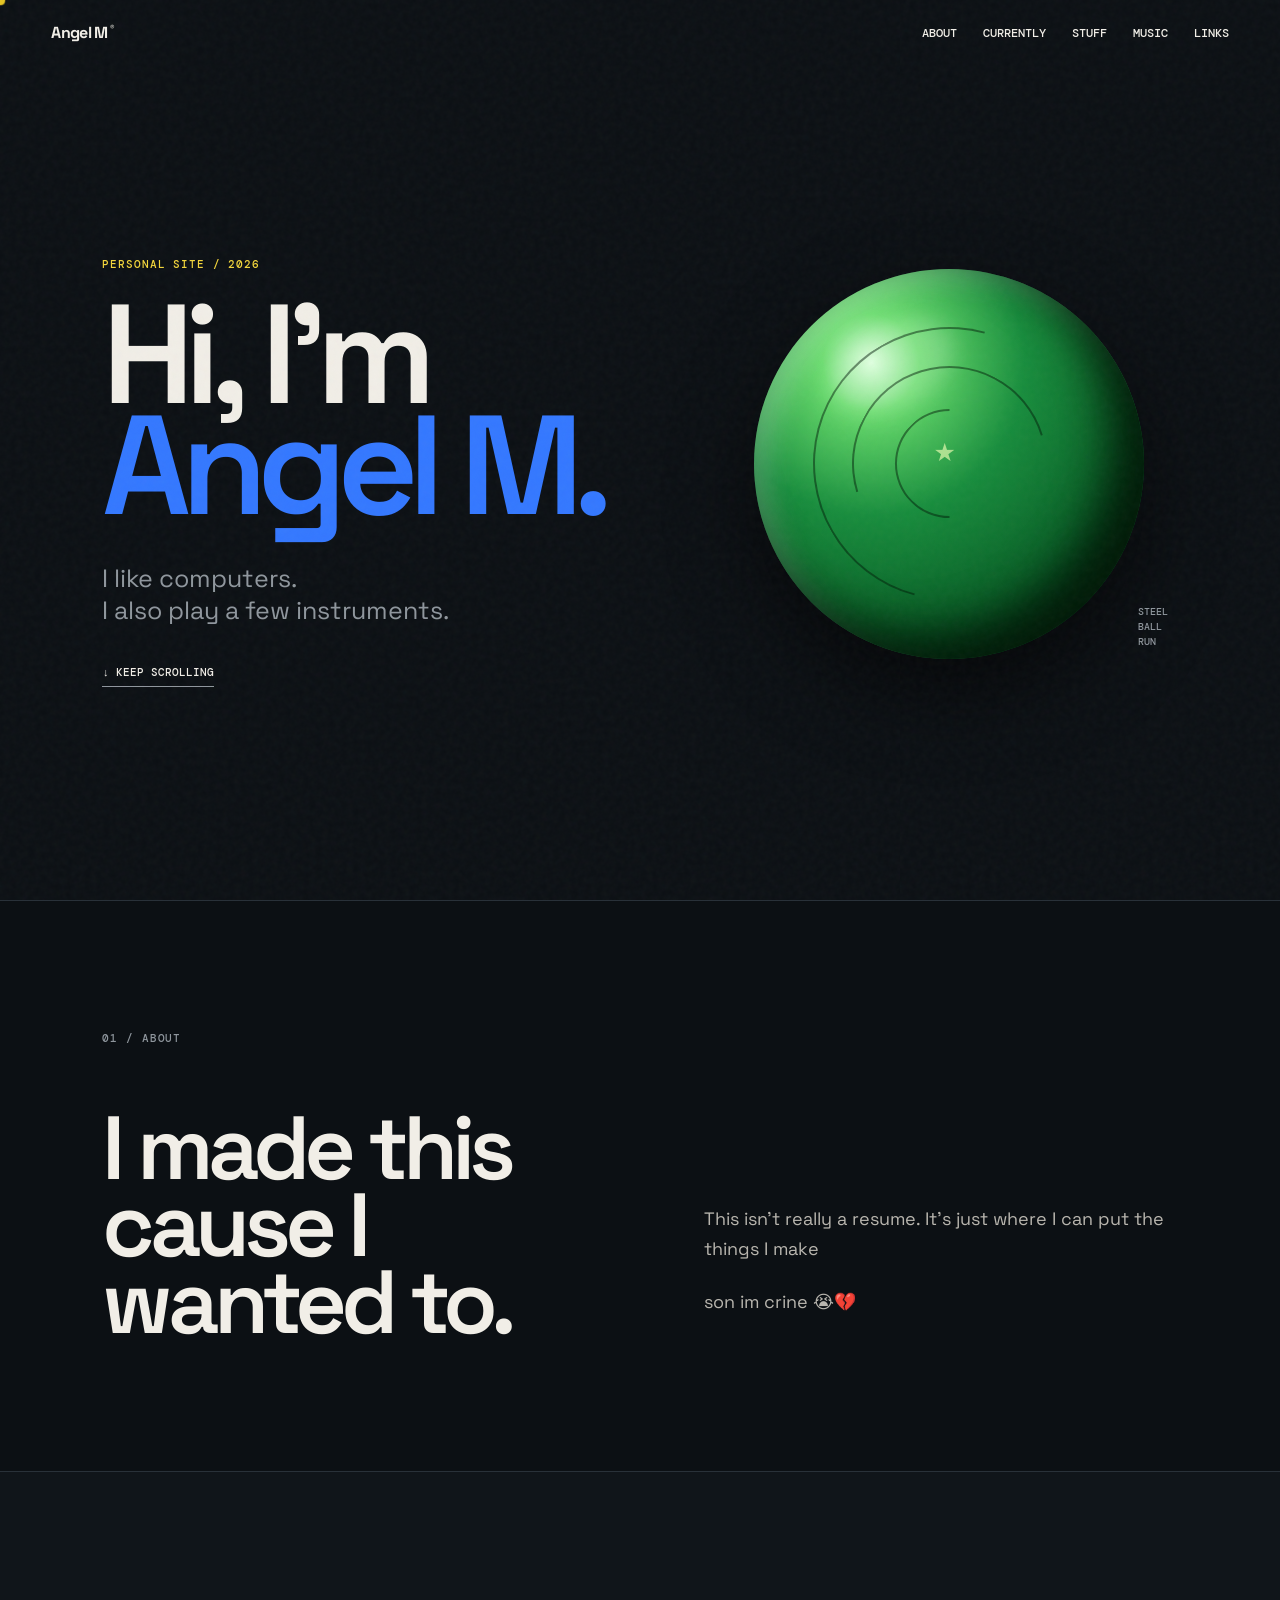
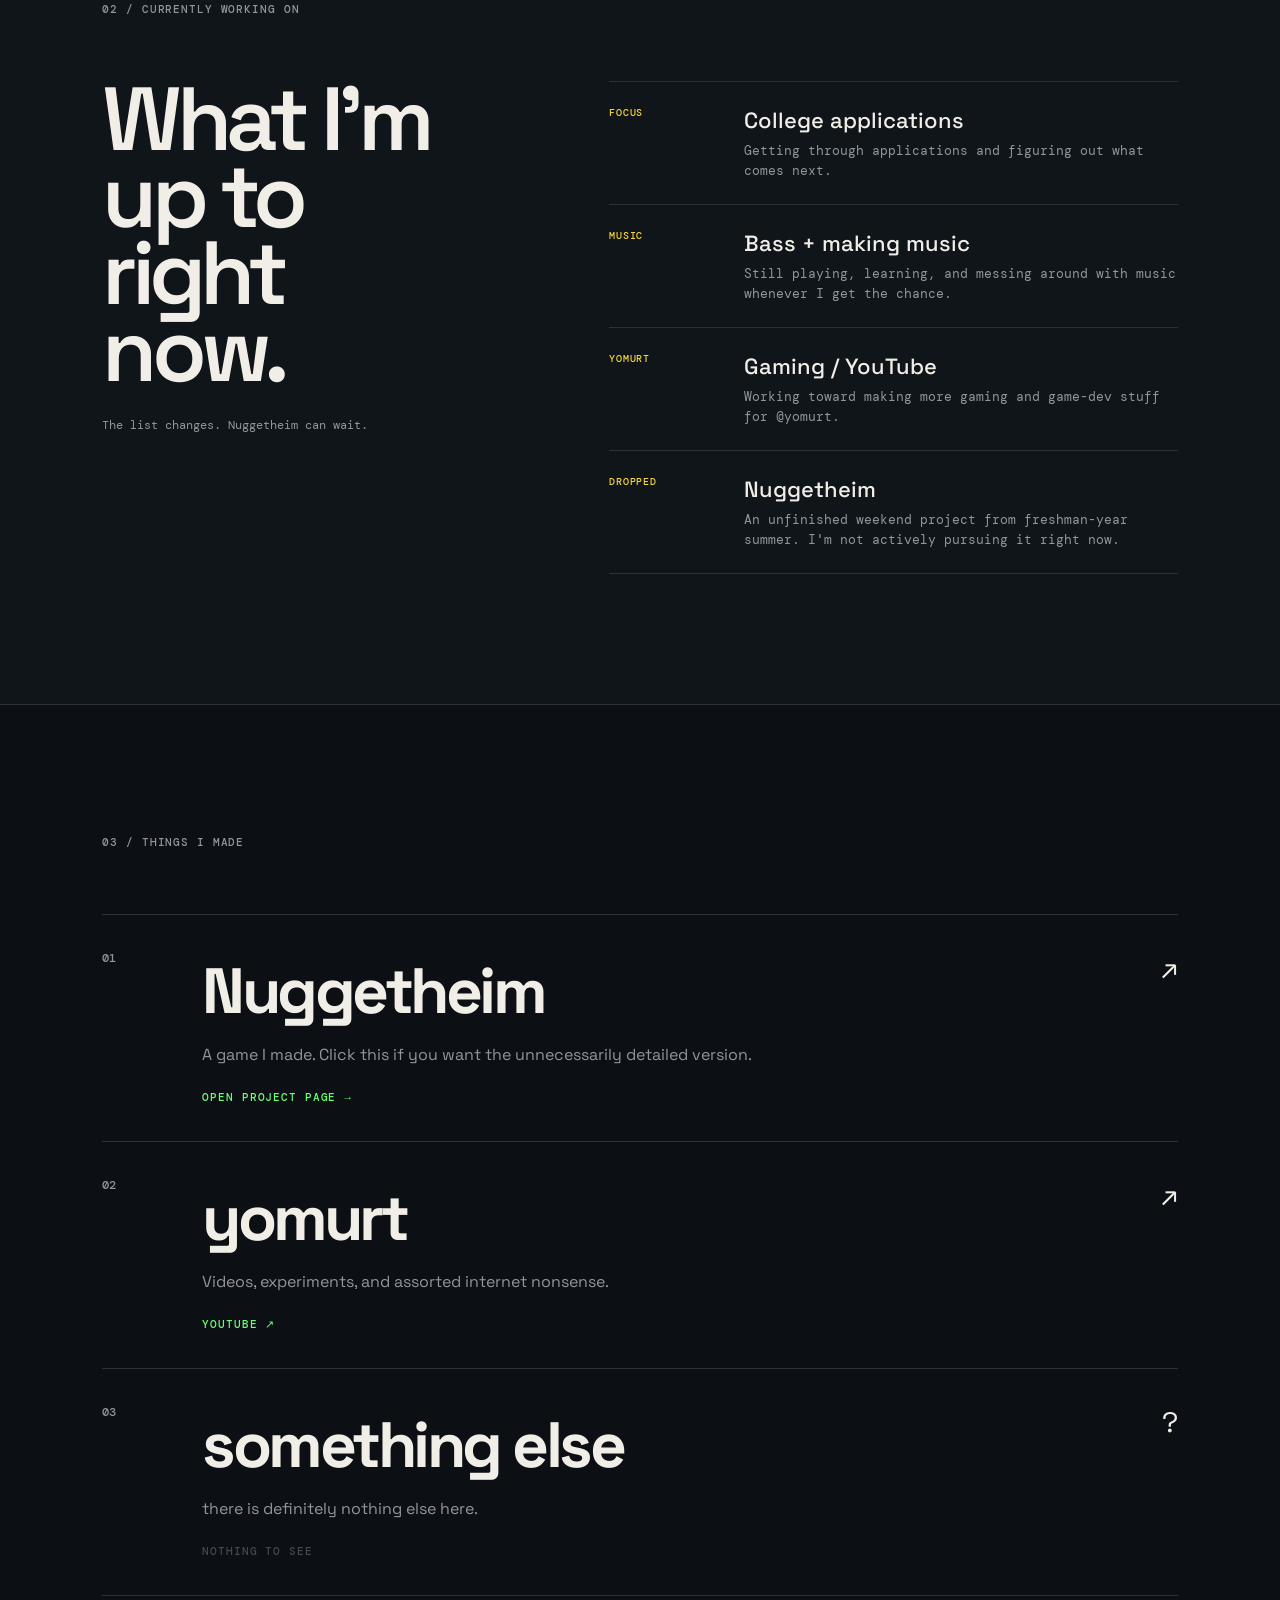
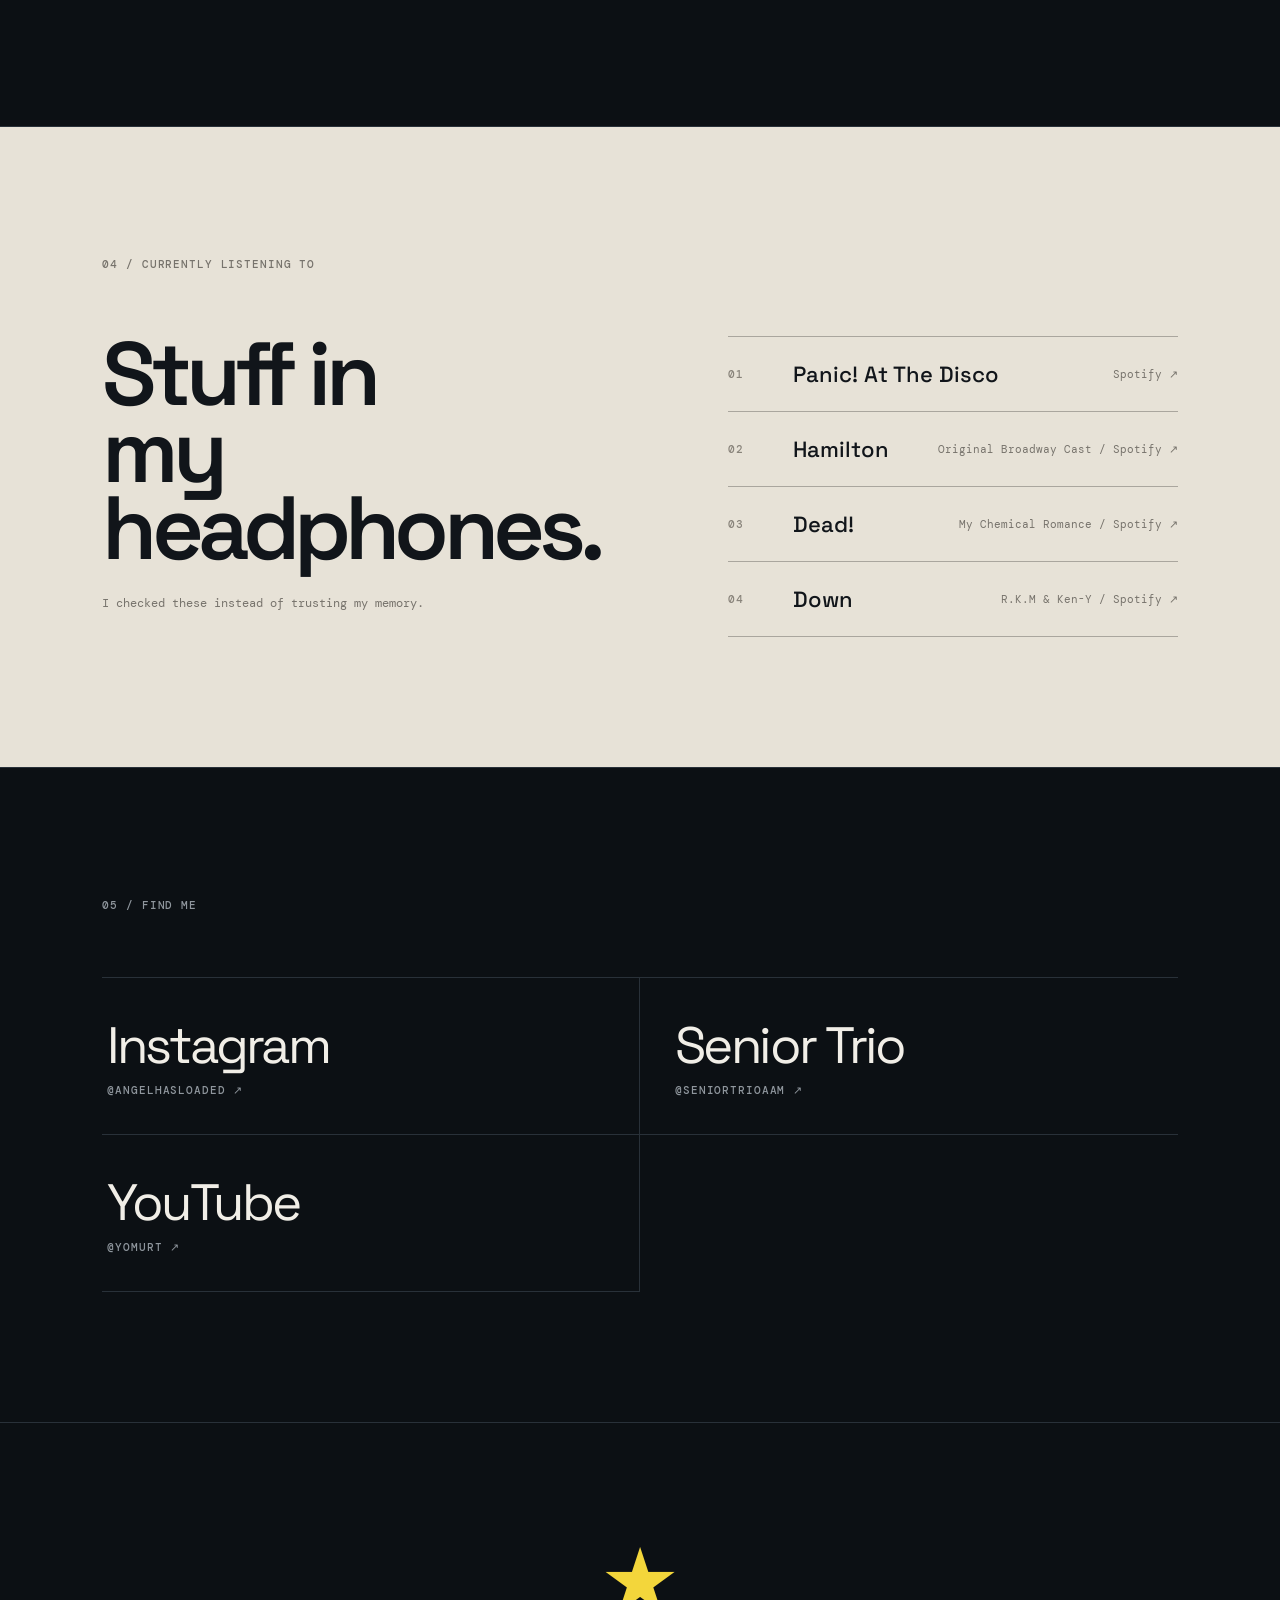
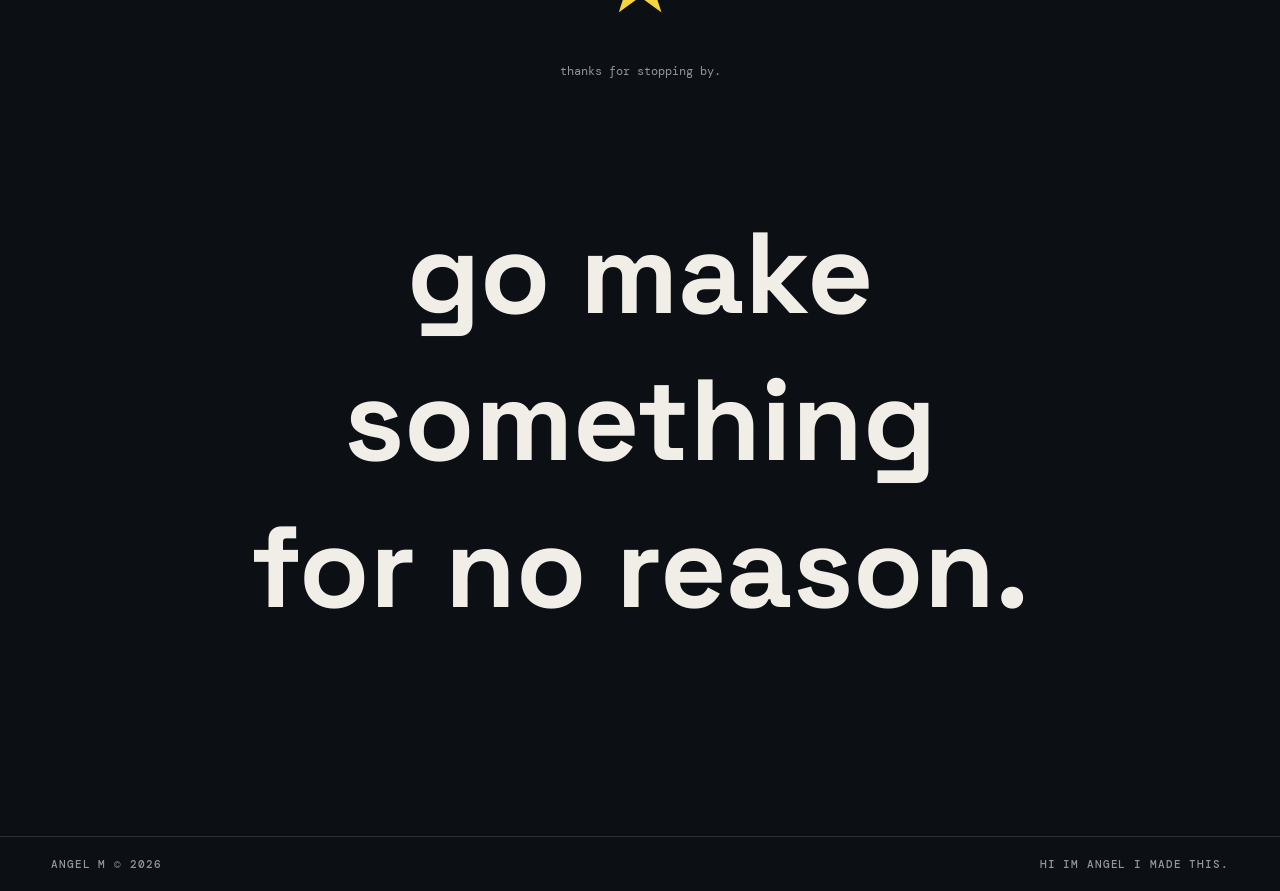
<file: index.html>
<!DOCTYPE html>
<html lang="en">
<head>
<meta charset="UTF-8">
<meta name="viewport" content="width=device-width,initial-scale=1">
<title>Angel M — I made this for fun.</title>
<link rel="preconnect" href="https://fonts.googleapis.com">
<link rel="preconnect" href="https://fonts.gstatic.com" crossorigin>
<link href="https://fonts.googleapis.com/css2?family=DM+Mono:wght@400;500&family=Space+Grotesk:wght@400;500;600;700&display=swap" rel="stylesheet">
<link rel="stylesheet" href="style.css">
<link rel="icon" type="image/svg+xml" href="favicon.svg">
<meta name="description" content="Angel M — a personal corner of the internet for games, music, projects, and whatever I feel like making.">
<meta property="og:title" content="Angel M — I made this cause I wanted to.">
<meta property="og:description" content="Games, music, projects, and assorted internet nonsense.">
</head>
<body>
<div id="loader"><div class="loader-ball"><span>★</span></div><div class="loader-text"><span>ANGEL M</span><span id="load-status">loading something...</span></div><div class="load-line"><i></i></div></div>

<div class="grain"></div>
<div class="cursor-ball"></div>

<header class="nav">
<a class="logo" href="#top">Angel M<span>®</span></a>
<nav><a href="#about">about</a><a href="#currently">currently</a><a href="#projects">stuff</a><a href="#music">music</a><a href="#links">links</a></nav>
</header>

<main id="top">
<section class="hero">
<div>
<p class="eyebrow">PERSONAL SITE / 2026</p>
<h1>Hi, I'm<br><span>Angel M.</span></h1>
<p class="tagline">I like computers. <br>I also play a few instruments.</p>
<a class="scroll-link" href="#about">↓ keep scrolling</a>
</div>
<div class="ball-wrap">
<div class="steel-ball"><div class="ball-highlight"></div><div class="ball-groove g1"></div><div class="ball-groove g2"></div><div class="ball-groove g3"></div><div class="ball-star">★</div></div>
<span class="ball-label">STEEL<br>BALL<br>RUN</span>
</div>
</section>

<section class="section" id="about">
<div class="section-label">01 / ABOUT</div>
<div class="intro-content">
<h2>I made this<br>cause I wanted to.</h2>
<div class="intro-text">
<p>This isn't really a resume. It's just where I can put the things I make</p>
<p>son im crine 😭💔</p>
</div>
</div>
</section>

<section class="section currently" id="currently">
<div class="section-label">02 / CURRENTLY WORKING ON</div>
<div class="currently-grid">
<div>
<h2>What I'm<br>up to right now.</h2>
<p class="currently-note">The list changes. Nuggetheim can wait.</p>
</div>
<div class="status-list">
<div class="status"><span>FOCUS</span><strong>College applications</strong><em>Getting through applications and figuring out what comes next.</em></div>
<div class="status"><span>MUSIC</span><strong>Bass + making music</strong><em>Still playing, learning, and messing around with music whenever I get the chance.</em></div>
<div class="status"><span>YOMURT</span><strong>Gaming / YouTube</strong><em>Working toward making more gaming and game-dev stuff for @yomurt.</em></div>
<div class="status"><span>DROPPED</span><strong>Nuggetheim</strong><em>An unfinished weekend project from freshman-year summer. I'm not actively pursuing it right now.</em></div>
</div>
</div>
</section>

<section class="section projects" id="projects">
<div class="section-label">03 / THINGS I MADE</div>
<div class="project-list">
<a class="project featured" href="nuggetheim.html">
<div class="project-number">01</div><div class="project-main"><h3>Nuggetheim</h3><p>A game I made. Click this if you want the unnecessarily detailed version.</p><span>OPEN PROJECT PAGE →</span></div><div class="project-arrow">↗</div>
</a>
<a class="project" href="https://www.youtube.com/@yomurt" target="_blank" rel="noopener">
<div class="project-number">02</div><div class="project-main"><h3>yomurt</h3><p>Videos, experiments, and assorted internet nonsense.</p><span>YOUTUBE ↗</span></div><div class="project-arrow">↗</div>
</a>
<div class="project almost" id="almost">
<div class="project-number">03</div><div class="project-main"><h3>something else</h3><p>there is definitely nothing else here.</p><span>NOTHING TO SEE</span></div><div class="project-arrow">?</div>
</div>
</div>
</section>

<section class="section music" id="music">
<div class="section-label">04 / CURRENTLY LISTENING TO</div>
<div class="music-layout">
<div><h2>Stuff in<br>my headphones.</h2><p class="music-note">I checked these instead of trusting my memory.</p></div>
<div class="tracks">
<a class="track" href="https://open.spotify.com/artist/20JZFwl6HVl6yg8a4H3ZqK" target="_blank" rel="noopener"><span>01</span><strong>Panic! At The Disco</strong><em>Spotify ↗</em></a>
<a class="track" href="https://open.spotify.com/album/1kCHru7uhxBUdzkm4gzRQc" target="_blank" rel="noopener"><span>02</span><strong>Hamilton</strong><em>Original Broadway Cast / Spotify ↗</em></a>
<a class="track" href="https://open.spotify.com/track/4GtQnksfHyX2gyqSeacZiK" target="_blank" rel="noopener"><span>03</span><strong>Dead!</strong><em>My Chemical Romance / Spotify ↗</em></a>
<a class="track" href="https://open.spotify.com/track/09QZbXkrHRww7Epv7qSnL0" target="_blank" rel="noopener"><span>04</span><strong>Down</strong><em>R.K.M &amp; Ken-Y / Spotify ↗</em></a>
</div>
</div>
</section>

<section class="section links" id="links">
<div class="section-label">05 / FIND ME</div>
<div class="link-grid">
<a href="https://www.instagram.com/angelhasloaded" target="_blank" rel="noopener"><span>Instagram</span><small>@angelhasloaded ↗</small></a>
<a href="https://www.instagram.com/seniortrioaam" target="_blank" rel="noopener"><span>Senior Trio</span><small>@seniortrioaam ↗</small></a>
<a href="https://www.youtube.com/@yomurt" target="_blank" rel="noopener"><span>YouTube</span><small>@yomurt ↗</small></a>
</div>
</section>

<section class="end"><div class="end-ball">★</div><p>thanks for stopping by.</p><h2>go make something<br>for no reason.</h2></section>
</main>

<footer><span>ANGEL M © 2026</span><span>Hi im Angel i made this.</span></footer>
<script src="script.js"></script>
</body>
</html>
</file>
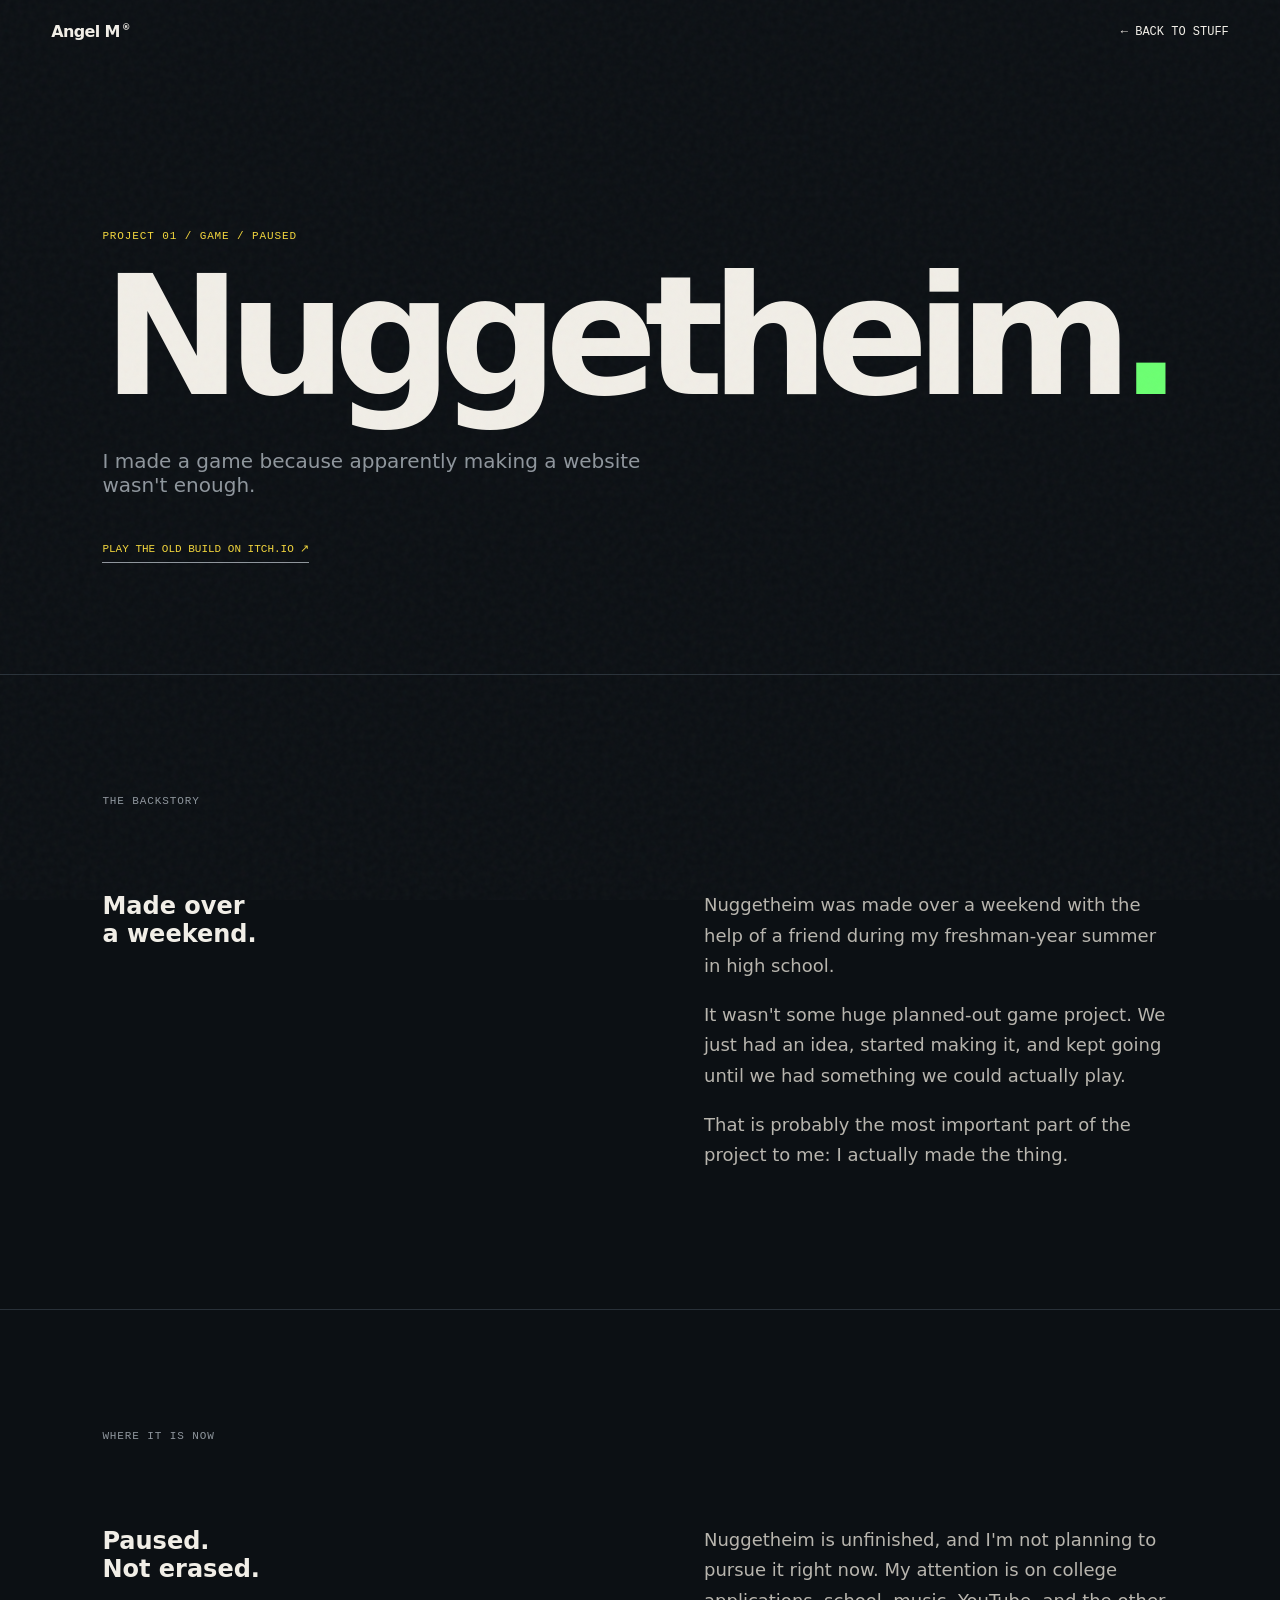
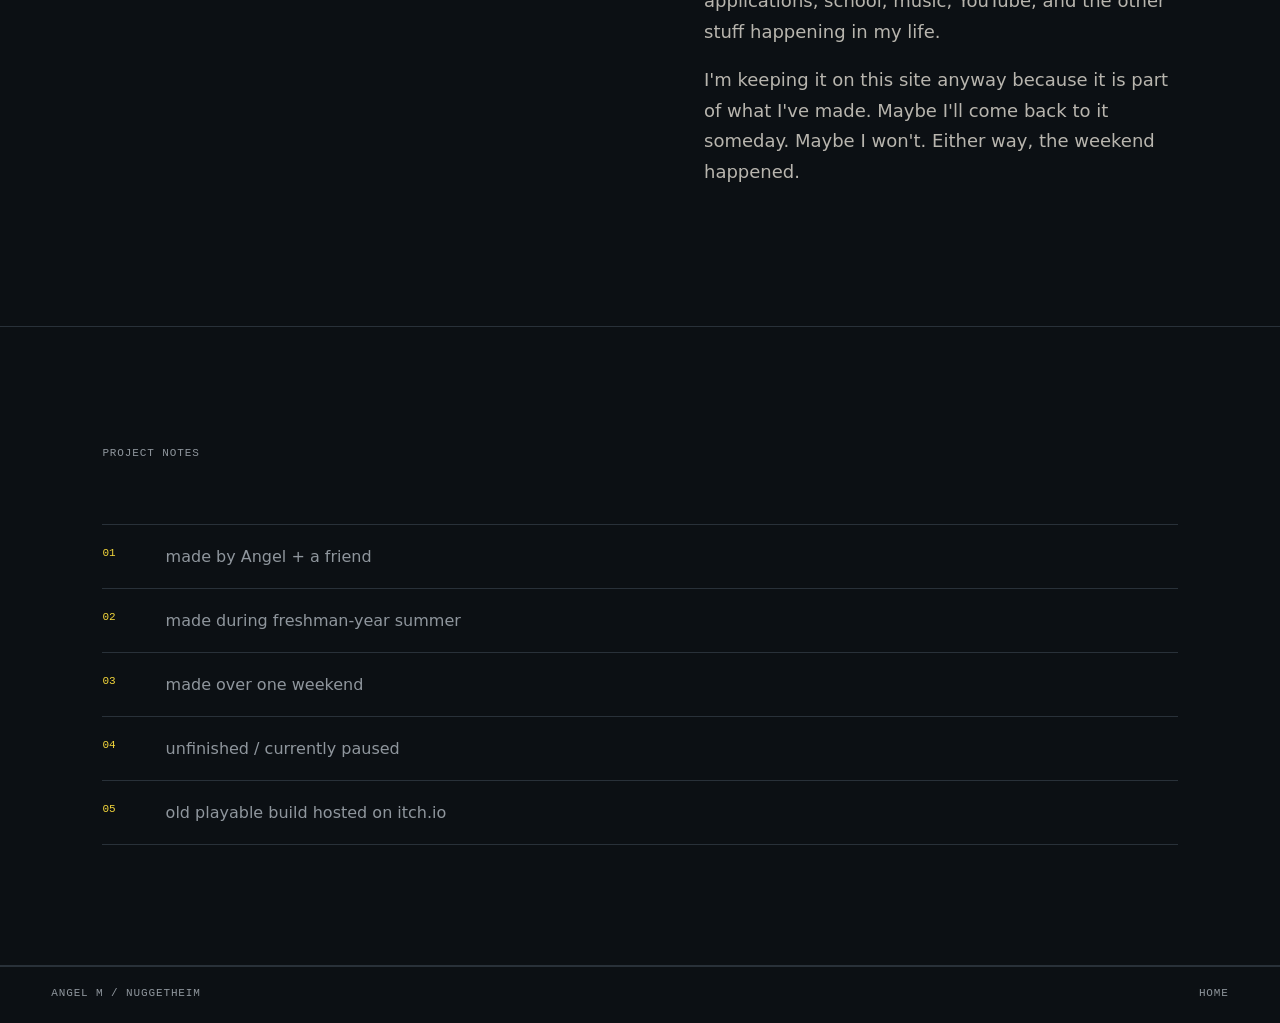
<file: nuggetheim.html>
<!DOCTYPE html>
<html lang="en">
<head>
<meta charset="UTF-8"><meta name="viewport" content="width=device-width,initial-scale=1">
<title>Nuggetheim — Angel M</title><link rel="icon" type="image/svg+xml" href="../favicon.svg"><link rel="stylesheet" href="../style.css">
<meta name="description" content="Nuggetheim — an unfinished game Angel made over a weekend with a friend during his freshman-year summer in high school.">
</head>
<body class="project-page">
<div class="grain"></div>
<header class="nav"><a class="logo" href="../index.html">Angel M<span>®</span></a><nav><a href="../index.html#projects">← back to stuff</a></nav></header>
<main>
<section class="project-hero">
<p class="eyebrow">PROJECT 01 / GAME / PAUSED</p>
<h1>Nuggetheim<span>.</span></h1>
<p class="project-sub">I made a game because apparently making a website wasn't enough.</p>
<a class="big-link" href="https://yomurt.itch.io/nuggetheim" target="_blank" rel="noopener">PLAY THE OLD BUILD ON ITCH.IO ↗</a>
</section>
<section class="project-body">
<div class="section-label">THE BACKSTORY</div>
<div class="project-columns">
<h2>Made over<br>a weekend.</h2>
<div><p>Nuggetheim was made over a weekend with the help of a friend during my freshman-year summer in high school.</p><p>It wasn't some huge planned-out game project. We just had an idea, started making it, and kept going until we had something we could actually play.</p><p>That is probably the most important part of the project to me: I actually made the thing.</p></div>
</div>
</section>
<section class="project-body">
<div class="section-label">WHERE IT IS NOW</div>
<div class="project-columns">
<h2>Paused.<br>Not erased.</h2>
<div><p>Nuggetheim is unfinished, and I'm not planning to pursue it right now. My attention is on college applications, school, music, YouTube, and the other stuff happening in my life.</p><p>I'm keeping it on this site anyway because it is part of what I've made. Maybe I'll come back to it someday. Maybe I won't. Either way, the weekend happened.</p></div>
</div>
</section>
<section class="project-body">
<div class="section-label">PROJECT NOTES</div>
<div class="notes"><div><b>01</b><span>made by Angel + a friend</span></div><div><b>02</b><span>made during freshman-year summer</span></div><div><b>03</b><span>made over one weekend</span></div><div><b>04</b><span>unfinished / currently paused</span></div><div><b>05</b><span>old playable build hosted on itch.io</span></div></div>
</section>
</main>
<footer><span>ANGEL M / NUGGETHEIM</span><span><a href="../index.html">HOME</a></span></footer>
</body></html>
</file>
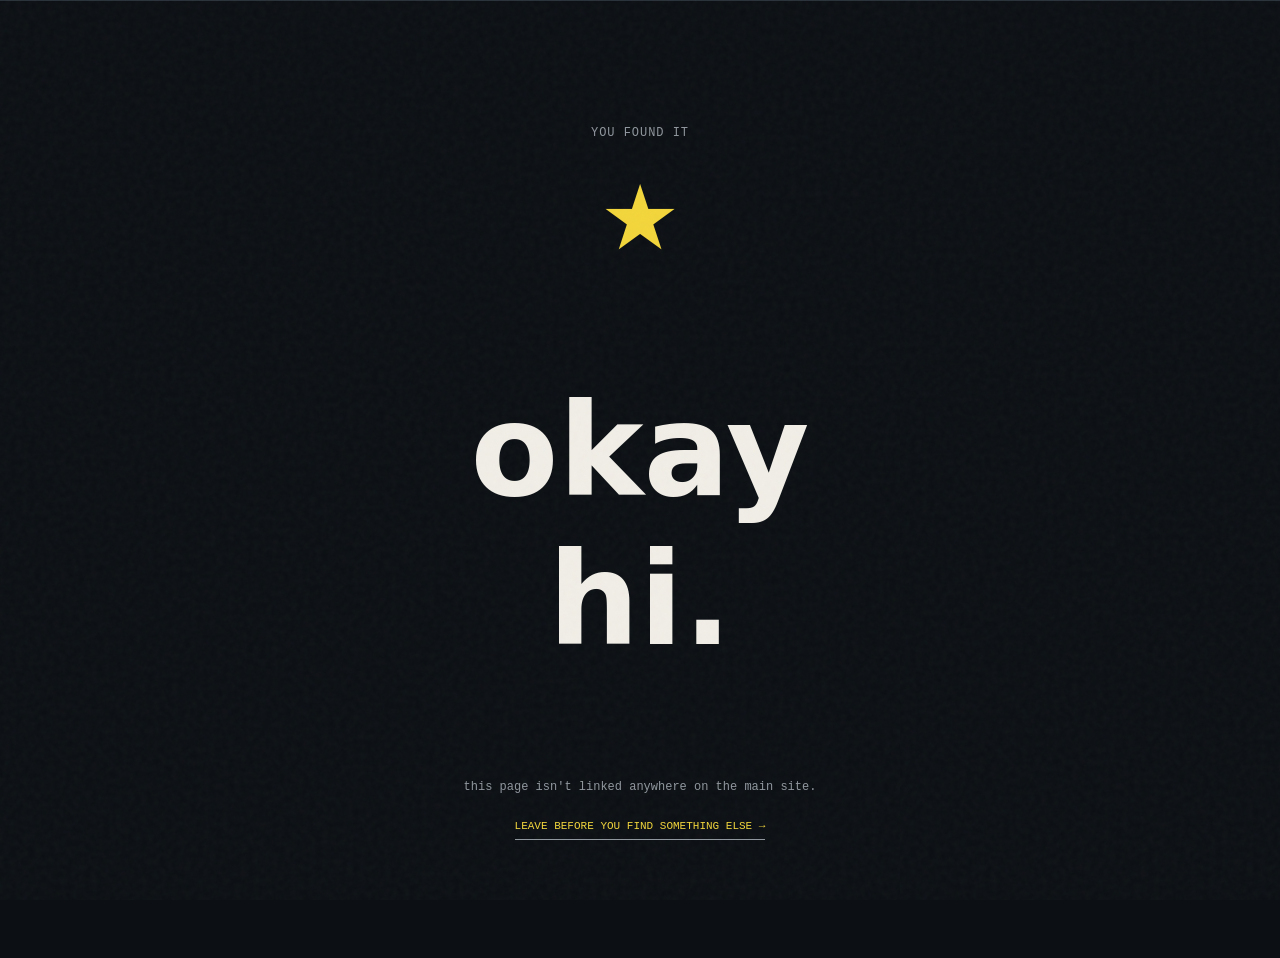
<file: quiet.html>
<!DOCTYPE html>
<html><head><meta charset="UTF-8"><title>...</title><link rel="stylesheet" href="../style.css"></head>
<body>
<div class="grain"></div>
<main class="end" style="min-height:100vh">
<div>
<p class="eyebrow">YOU FOUND IT</p>
<div class="end-ball">★</div>
<h2 style="font-size:clamp(50px,10vw,140px)">okay<br>hi.</h2>
<p>this page isn't linked anywhere on the main site.</p>
<p><a class="big-link" href="../index.html">leave before you find something else →</a></p>
</div>
</main>
</body></html>
</file>
<file: style.css>
*{box-sizing:border-box} :root{--bg:#0c1014;--text:#f1eee7;--muted:#8f969d;--line:#293139;--blue:#3478ff;--yellow:#f3d63b;--green:#6cff72;--paper:#e7e2d7;--ink:#11151a}html{scroll-behavior:smooth}body{margin:0;background:var(--bg);color:var(--text);font-family:"Space Grotesk",system-ui,sans-serif;overflow-x:hidden}a{color:inherit;text-decoration:none}.grain{position:fixed;inset:0;pointer-events:none;opacity:.045;z-index:20;background-image:url("data:image/svg+xml,%3Csvg viewBox='0 0 160 160' xmlns='http://www.w3.org/2000/svg'%3E%3Cfilter id='n'%3E%3CfeTurbulence type='fractalNoise' baseFrequency='.9' numOctaves='3' stitchTiles='stitch'/%3E%3C/filter%3E%3Crect width='100%25' height='100%25' filter='url(%23n)' opacity='.8'/%3E%3C/svg%3E")}.cursor-ball{position:fixed;width:11px;height:11px;border-radius:50%;background:var(--yellow);pointer-events:none;z-index:50;transform:translate(-50%,-50%);mix-blend-mode:difference;transition:.2s}.nav{position:fixed;z-index:30;top:0;left:0;right:0;display:flex;justify-content:space-between;align-items:center;padding:22px 4vw}.logo{font-weight:700;letter-spacing:-.04em}.logo span{font-size:.55em;vertical-align:top;margin-left:2px}.nav nav{display:flex;gap:26px;font:500 12px "DM Mono",monospace;text-transform:uppercase}.nav nav a:hover{color:var(--yellow)}.eyebrow,.section-label,footer,.project span,.track span,.link-grid small{font:500 11px "DM Mono",monospace;letter-spacing:.08em;text-transform:uppercase}.eyebrow{color:var(--yellow);margin-bottom:28px}.hero{min-height:100vh;display:grid;grid-template-columns:1.15fr .85fr;align-items:center;padding:11vh 8vw 8vh}.hero h1{font-size:clamp(70px,11vw,180px);line-height:.79;letter-spacing:-.075em;margin:0;font-weight:600}.hero h1 span{color:var(--blue)}.tagline{margin:42px 0 34px;color:var(--muted);font-size:clamp(18px,2vw,25px);line-height:1.25}.scroll-link,.big-link{font:500 11px "DM Mono",monospace;text-transform:uppercase;border-bottom:1px solid var(--muted);padding-bottom:7px}.ball-wrap{position:relative;display:grid;place-items:center;min-height:500px}.steel-ball{width:min(38vw,390px);aspect-ratio:1;border-radius:50%;position:relative;background:radial-gradient(circle at 30% 24%,#d9ffd9 0%,#68dc6c 12%,#188d3d 38%,#075923 70%,#02190b 100%);box-shadow:inset -30px -25px 45px #001a08,inset 15px 12px 25px rgba(255,255,255,.22),0 35px 80px rgba(0,0,0,.55);animation:float 4.5s ease-in-out infinite}.ball-highlight{position:absolute;width:34%;height:22%;border-radius:50%;left:18%;top:14%;background:rgba(255,255,255,.18);filter:blur(10px);transform:rotate(-25deg)}.ball-groove{position:absolute;border:2px solid rgba(0,25,8,.48);border-right-color:transparent;border-bottom-color:transparent;border-radius:50%;transform:rotate(-30deg)}.g1{inset:15%}.g2{inset:25%;transform:rotate(28deg)}.g3{inset:36%;transform:rotate(-45deg)}.ball-star{position:absolute;left:46%;top:43%;font-size:25px;color:rgba(240,255,180,.65)}.ball-label{position:absolute;right:2%;bottom:13%;font:500 10px "DM Mono",monospace;color:var(--muted);line-height:1.5}@keyframes float{0%,100%{transform:translateY(0) rotate(-3deg)}50%{transform:translateY(-18px) rotate(3deg)}}.section{padding:130px 8vw;border-top:1px solid var(--line)}.section-label{color:var(--muted);margin-bottom:65px}.intro-content{display:grid;grid-template-columns:1fr 1fr;gap:10vw}.section h2{font-size:clamp(50px,7vw,105px);line-height:.86;letter-spacing:-.065em;margin:0;font-weight:600}.intro-text{max-width:520px;align-self:end;color:#b8b5ae;font-size:18px;line-height:1.65}.intro-text p{margin:0 0 24px}.project-list{border-top:1px solid var(--line)}.project{display:grid;grid-template-columns:80px 1fr 50px;gap:20px;padding:35px 0;border-bottom:1px solid var(--line);transition:.3s}.project:hover{padding-left:25px;background:rgba(255,255,255,.025)}.project-number{font:500 12px "DM Mono",monospace;color:var(--muted)}.project-main h3{font-size:clamp(35px,5vw,72px);margin:0 0 12px;letter-spacing:-.055em}.project-main p{margin:0 0 20px;color:var(--muted)}.project-main span{color:var(--green)}.project-arrow{font-size:28px;text-align:right}.almost{cursor:default}.almost .project-main span{color:#41484e}.music{background:var(--paper);color:var(--ink)}.music .section-label{color:#77736c}.music-layout{display:grid;grid-template-columns:.8fr 1.2fr;gap:10vw}.music-note{margin-top:28px;color:#77736c;font:12px "DM Mono",monospace}.tracks{border-top:1px solid #aaa69e}.track{display:grid;grid-template-columns:45px 1fr auto;gap:20px;padding:23px 0;border-bottom:1px solid #aaa69e;align-items:center}.track span{color:#88837a}.track strong{font-size:22px;font-weight:500}.track em{color:#77736c;font:normal 11px "DM Mono",monospace}.track:hover strong{color:#245fd9}.link-grid{display:grid;grid-template-columns:1fr 1fr;border-top:1px solid var(--line)}.link-grid a{padding:35px 5px;border-bottom:1px solid var(--line);transition:transform .2s}.link-grid a:hover{transform:translateX(10px)}.link-grid a:nth-child(odd){border-right:1px solid var(--line);padding-right:35px}.link-grid a:nth-child(even){padding-left:35px}.link-grid span{display:block;font-size:clamp(28px,4vw,52px);letter-spacing:-.05em}.link-grid small{color:var(--muted)}.end{min-height:85vh;display:grid;place-items:center;align-content:center;text-align:center;padding:100px 8vw;border-top:1px solid var(--line)}.end-ball{font-size:90px;color:var(--yellow);animation:spin 8s linear infinite}.end p{color:var(--muted);font:12px "DM Mono",monospace;margin:25px 0}.end h2{font-size:clamp(55px,9vw,130px)}@keyframes spin{to{transform:rotate(360deg)}}footer{border-top:1px solid var(--line);padding:20px 4vw;color:var(--muted);display:flex;justify-content:space-between;gap:20px}footer button{border:0;background:transparent;color:var(--muted);font:inherit;cursor:pointer}#loader{position:fixed;inset:0;background:#080b0d;z-index:100;display:grid;place-items:center;align-content:center;transition:opacity .7s,visibility .7s}.loader-ball{width:95px;height:95px;border-radius:50%;display:grid;place-items:center;background:radial-gradient(circle at 30% 24%,#d9ffd9,#46c85b 25%,#08752f 62%,#02190b);box-shadow:0 0 80px rgba(57,255,93,.15);animation:loadspin 1.3s linear infinite}.loader-ball span{color:var(--yellow);font-size:20px}.loader-text{width:260px;margin-top:25px;display:flex;justify-content:space-between;font:500 9px "DM Mono",monospace;color:#899199}.load-line{width:260px;height:2px;background:#20272d;margin-top:10px}.load-line i{display:block;height:100%;width:0;background:var(--yellow);animation:loadline 1.5s ease forwards}@keyframes loadspin{to{transform:rotate(360deg)}}@keyframes loadline{to{width:100%}}.loader-hide{opacity:0;visibility:hidden}.project-hero{min-height:75vh;padding:22vh 8vw 10vh;border-bottom:1px solid var(--line);display:flex;flex-direction:column;justify-content:center}.project-hero h1{font-size:clamp(75px,13vw,190px);line-height:.8;letter-spacing:-.08em;margin:0}.project-hero h1 span{color:var(--green)}.project-sub{max-width:600px;color:var(--muted);font-size:20px;margin:45px 0}.big-link{align-self:flex-start;color:var(--yellow)}.project-body{padding:120px 8vw;border-bottom:1px solid var(--line)}.project-columns{display:grid;grid-template-columns:1fr 1fr;gap:10vw}.project-columns p{color:#b8b5ae;font-size:18px;line-height:1.7}.notes{border-top:1px solid var(--line)}.notes div{display:flex;gap:50px;padding:22px 0;border-bottom:1px solid var(--line)}.notes b{font:500 11px "DM Mono",monospace;color:var(--yellow)}.notes span{color:var(--muted)}@media(max-width:750px){.nav{padding:18px 5vw}.nav nav{gap:12px;font-size:9px}.hero{grid-template-columns:1fr;padding:120px 7vw 60px}.hero h1{font-size:22vw}.ball-wrap{min-height:390px}.steel-ball{width:70vw}.section{padding:90px 7vw}.intro-content,.music-layout,.project-columns{grid-template-columns:1fr;gap:60px}.project{grid-template-columns:40px 1fr 25px}.project:hover{padding-left:10px}.link-grid{grid-template-columns:1fr}.link-grid a:nth-child(odd),.link-grid a:nth-child(even){border-right:0;padding-left:0;padding-right:0}.track{grid-template-columns:35px 1fr}.track em{grid-column:2;margin-top:-12px}.cursor-ball{display:none}footer{flex-wrap:wrap;font-size:9px}.project-hero h1{font-size:20vw}}

.currently{background:#10151a}.currently-grid{display:grid;grid-template-columns:.8fr 1.2fr;gap:10vw}.currently-note{color:var(--muted);font:12px "DM Mono",monospace;margin-top:28px}.status-list{border-top:1px solid var(--line)}.status{display:grid;grid-template-columns:115px 1fr;column-gap:20px;padding:24px 0;border-bottom:1px solid var(--line)}.status span{font:500 10px "DM Mono",monospace;color:var(--yellow);letter-spacing:.08em}.status strong{font-size:22px;font-weight:500}.status em{grid-column:2;color:var(--muted);font:normal 13px "DM Mono",monospace;line-height:1.5;margin-top:7px}.secret-mode .steel-ball{animation:secret-spin .35s linear infinite}.secret-mode{filter:saturate(1.35)}@keyframes secret-spin{to{transform:rotate(360deg) scale(1.05)}}
@media(max-width:750px){.currently-grid{grid-template-columns:1fr;gap:60px}.status{grid-template-columns:85px 1fr}.status em{grid-column:2}.nav nav{max-width:62vw;overflow-x:auto;white-space:nowrap;padding-bottom:2px}.nav nav::-webkit-scrollbar{display:none}}
</file>
